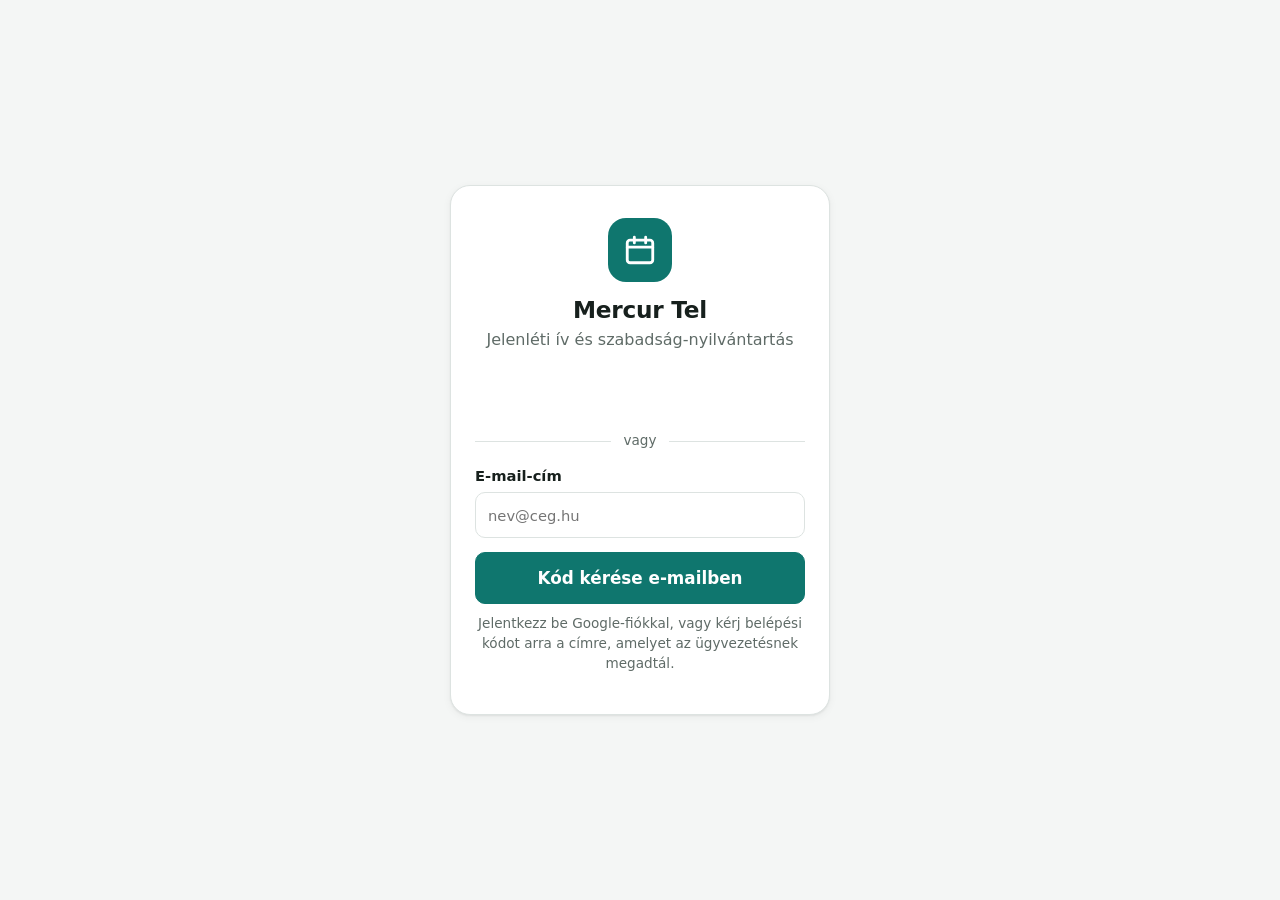
<file: index.html>
<!doctype html>
<html lang="hu">
<head>
  <meta charset="utf-8">
  <meta name="viewport" content="width=device-width, initial-scale=1, viewport-fit=cover">
  <title>Jelenlét</title>
  <meta name="description" content="Jelenléti ív és szabadság-nyilvántartás">
  <meta name="theme-color" content="#0f766e">
  <link rel="manifest" href="manifest.webmanifest">
  <link rel="icon" href="icon-192.png">
  <link rel="apple-touch-icon" href="apple-touch-icon.png">
  <meta name="apple-mobile-web-app-capable" content="yes">
  <meta name="mobile-web-app-capable" content="yes">
  <meta name="apple-mobile-web-app-title" content="Jelenlét">
  <meta name="apple-mobile-web-app-status-bar-style" content="default">
  <link rel="stylesheet" href="style.css">
  <script src="config.js"></script>
  <script src="https://accounts.google.com/gsi/client" async defer></script>
  <script src="app.js" defer></script>
</head>
<body>
  <div id="app"><div class="boot">Betöltés…</div></div>
  <noscript>Az alkalmazáshoz JavaScript szükséges.</noscript>
</body>
</html>
</file>
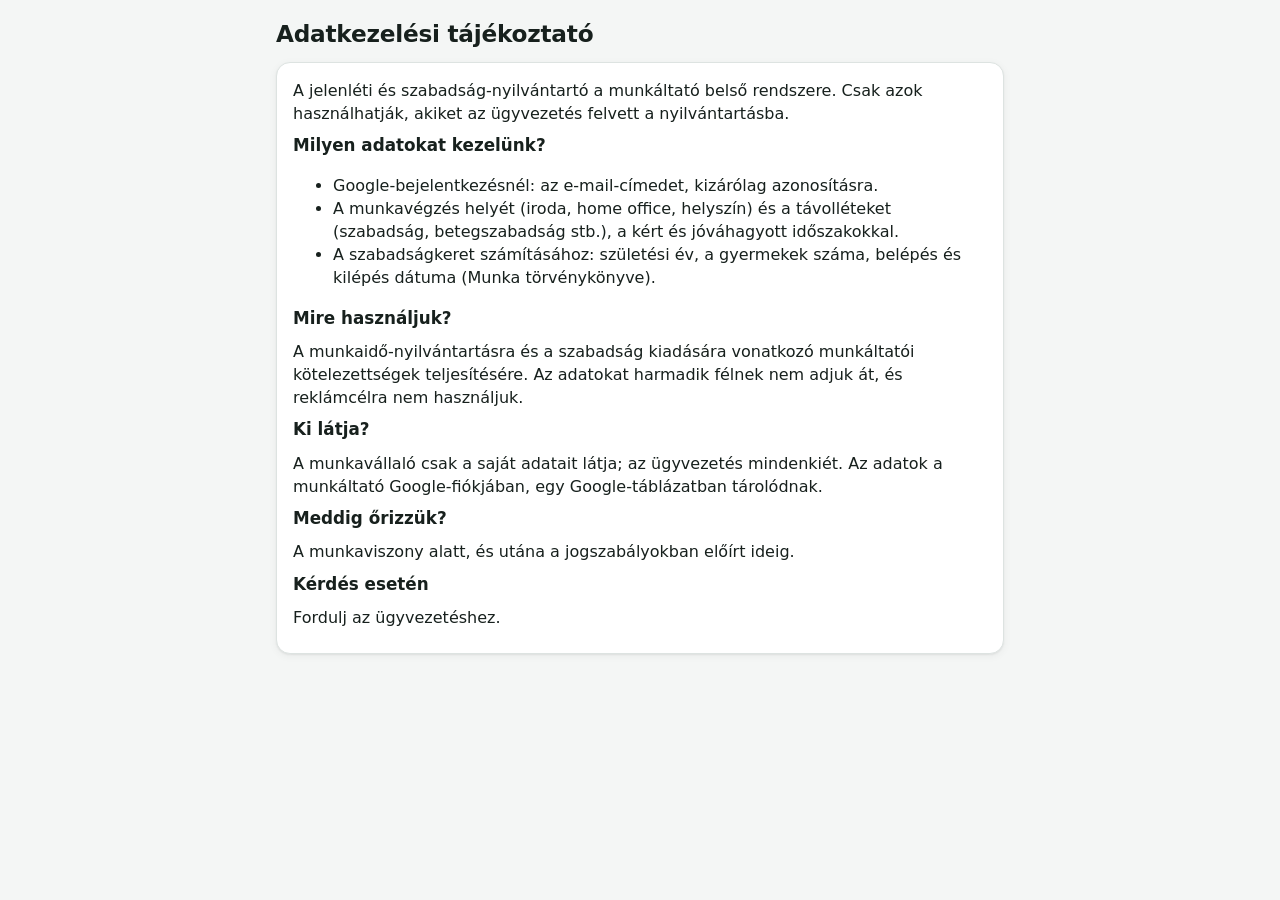
<file: adatvedelem.html>
<!doctype html>
<html lang="hu">
<head>
  <meta charset="utf-8">
  <meta name="viewport" content="width=device-width, initial-scale=1">
  <title>Adatkezelési tájékoztató</title>
  <link rel="stylesheet" href="style.css">
</head>
<body>
  <main class="view" style="padding-bottom:40px">
    <h1>Adatkezelési tájékoztató</h1>
    <section class="card">
      <p>A jelenléti és szabadság-nyilvántartó a munkáltató belső rendszere. Csak azok használhatják, akiket az ügyvezetés felvett a nyilvántartásba.</p>
      <h2>Milyen adatokat kezelünk?</h2>
      <ul>
        <li>Google-bejelentkezésnél: az e-mail-címedet, kizárólag azonosításra.</li>
        <li>A munkavégzés helyét (iroda, home office, helyszín) és a távolléteket (szabadság, betegszabadság stb.), a kért és jóváhagyott időszakokkal.</li>
        <li>A szabadságkeret számításához: születési év, a gyermekek száma, belépés és kilépés dátuma (Munka törvénykönyve).</li>
      </ul>
      <h2>Mire használjuk?</h2>
      <p>A munkaidő-nyilvántartásra és a szabadság kiadására vonatkozó munkáltatói kötelezettségek teljesítésére. Az adatokat harmadik félnek nem adjuk át, és reklámcélra nem használjuk.</p>
      <h2>Ki látja?</h2>
      <p>A munkavállaló csak a saját adatait látja; az ügyvezetés mindenkiét. Az adatok a munkáltató Google-fiókjában, egy Google-táblázatban tárolódnak.</p>
      <h2>Meddig őrizzük?</h2>
      <p>A munkaviszony alatt, és utána a jogszabályokban előírt ideig.</p>
      <h2>Kérdés esetén</h2>
      <p>Fordulj az ügyvezetéshez.</p>
    </section>
  </main>
</body>
</html>
</file>
<file: style.css>
:root {
  --bg: #f4f6f5;
  --surface: #ffffff;
  --surface-2: #f1f4f3;
  --text: #17201d;
  --muted: #5f6b67;
  --border: #dde3e1;
  --accent: #0f766e;
  --accent-2: #115e59;
  --accent-soft: #ccebe7;
  --on-accent: #ffffff;
  --ok: #15803d;
  --ok-soft: #dcfce7;
  --warn: #b45309;
  --warn-soft: #fef3c7;
  --bad: #b91c1c;
  --bad-soft: #fee2e2;
  --info: #1d4ed8;
  --info-soft: #dbeafe;
  --off: #eceeed;
  --shadow: 0 1px 2px rgba(16, 24, 22, .06), 0 2px 8px rgba(16, 24, 22, .05);
  --radius: 14px;
  --nav-h: 64px;
  color-scheme: light;
}

@media (prefers-color-scheme: dark) {
  :root:not([data-theme="light"]) {
    --bg: #0f1413;
    --surface: #171e1c;
    --surface-2: #1e2725;
    --text: #e7eeec;
    --muted: #9aa8a4;
    --border: #2b3633;
    --accent: #2dd4bf;
    --accent-2: #5eead4;
    --accent-soft: #123d39;
    --on-accent: #062925;
    --ok: #4ade80;
    --ok-soft: #12321f;
    --warn: #fbbf24;
    --warn-soft: #3a2c0c;
    --bad: #f87171;
    --bad-soft: #3b1616;
    --info: #93c5fd;
    --info-soft: #16264a;
    --off: #1b2321;
    --shadow: none;
    color-scheme: dark;
  }
}

:root[data-theme="dark"] {
  --bg: #0f1413;
  --surface: #171e1c;
  --surface-2: #1e2725;
  --text: #e7eeec;
  --muted: #9aa8a4;
  --border: #2b3633;
  --accent: #2dd4bf;
  --accent-2: #5eead4;
  --accent-soft: #123d39;
  --on-accent: #062925;
  --ok: #4ade80;
  --ok-soft: #12321f;
  --warn: #fbbf24;
  --warn-soft: #3a2c0c;
  --bad: #f87171;
  --bad-soft: #3b1616;
  --info: #93c5fd;
  --info-soft: #16264a;
  --off: #1b2321;
  --shadow: none;
  color-scheme: dark;
}

* { box-sizing: border-box; }

html { -webkit-text-size-adjust: 100%; }

body {
  margin: 0;
  background: var(--bg);
  color: var(--text);
  font: 16px/1.45 system-ui, -apple-system, "Segoe UI", Roboto, "Helvetica Neue", Arial, sans-serif;
  -webkit-tap-highlight-color: transparent;
}

body.no-scroll { overflow: hidden; }

h1 { font-size: 1.45rem; line-height: 1.2; margin: 4px 0 14px; letter-spacing: -.01em; }
h2 { font-size: 1.05rem; margin: 0 0 10px; }
h3 { font-size: .95rem; margin: 18px 0 8px; color: var(--muted); font-weight: 600; }
p { margin: 0 0 8px; }
a { color: var(--accent); }
svg { width: 20px; height: 20px; flex: none; }

.muted { color: var(--muted); }
.small { font-size: .85rem; }
[hidden] { display: none !important; }

.boot { display: grid; place-items: center; min-height: 100vh; color: var(--muted); }

/* ---------- Váz ---------- */

.top {
  position: sticky; top: 0; z-index: 20;
  display: flex; align-items: center; justify-content: space-between; gap: 12px;
  padding: calc(10px + env(safe-area-inset-top)) 16px 10px;
  background: var(--surface);
  border-bottom: 1px solid var(--border);
}
.brand { display: flex; align-items: center; gap: 10px; min-width: 0; }
.brand-name { font-weight: 700; white-space: nowrap; overflow: hidden; text-overflow: ellipsis; }
.brand-sub { font-size: .78rem; color: var(--muted); }
.logo {
  display: grid; place-items: center; width: 36px; height: 36px; border-radius: 10px;
  background: var(--accent); color: var(--on-accent);
}
.logo.big { width: 64px; height: 64px; border-radius: 18px; margin: 0 auto 14px; }
.logo.big svg { width: 34px; height: 34px; }

.avatar {
  width: 38px; height: 38px; border-radius: 50%; border: 0; cursor: pointer;
  background: var(--accent-soft); color: var(--accent-2); font-weight: 700; font-size: .9rem;
  display: inline-grid; place-items: center; flex: none;
}
.avatar.big { width: 56px; height: 56px; font-size: 1.1rem; }

.view {
  max-width: 760px; margin: 0 auto;
  padding: 16px 16px calc(var(--nav-h) + 28px + env(safe-area-inset-bottom));
}
.view[data-view="iv"] { max-width: 1480px; }
.view[data-view="keretek"] { max-width: 1000px; }
.view[data-view="iv"] .iv-wrap { width: fit-content; max-width: 100%; }

.nav {
  position: fixed; left: 0; right: 0; bottom: 0; z-index: 20;
  display: flex; justify-content: space-around;
  height: calc(var(--nav-h) + env(safe-area-inset-bottom));
  padding-bottom: env(safe-area-inset-bottom);
  background: var(--surface); border-top: 1px solid var(--border);
}
.nav a {
  position: relative; flex: 1; display: flex; flex-direction: column; align-items: center; justify-content: center; gap: 3px;
  color: var(--muted); text-decoration: none; font-size: .72rem; font-weight: 600; min-width: 0;
}
.nav a span { white-space: nowrap; overflow: hidden; text-overflow: ellipsis; max-width: 100%; }
.nav a.active { color: var(--accent); }
.nav a.active svg { stroke-width: 2.4; }
.badge {
  position: absolute; top: 6px; left: calc(50% + 6px);
  min-width: 18px; height: 18px; padding: 0 5px; border-radius: 9px;
  background: var(--bad); color: #fff; font-size: .7rem; line-height: 18px; text-align: center;
}

@media (min-width: 860px) {
  .nav {
    position: sticky; top: 59px; bottom: auto; height: auto; padding: 0 16px;
    justify-content: center; gap: 4px; border-top: 0; border-bottom: 1px solid var(--border);
  }
  .nav a { flex: none; flex-direction: row; gap: 8px; padding: 12px 16px; font-size: .9rem; border-bottom: 2px solid transparent; }
  .nav a.active { border-bottom-color: var(--accent); }
  .badge { position: static; }
  .view { padding-bottom: 40px; }
}

.busy {
  position: fixed; top: 0; left: 0; right: 0; height: 3px; z-index: 60; overflow: hidden;
  background: var(--accent-soft);
}
.busy::after {
  content: ""; position: absolute; inset: 0; width: 40%;
  background: var(--accent); animation: busy 1s ease-in-out infinite;
}
@keyframes busy { from { transform: translateX(-100%); } to { transform: translateX(260%); } }

/* ---------- Kártyák, gombok ---------- */

.card {
  background: var(--surface); border: 1px solid var(--border); border-radius: var(--radius);
  box-shadow: var(--shadow); padding: 16px; margin-bottom: 14px;
}
.card-head { display: flex; align-items: center; justify-content: space-between; gap: 10px; margin-bottom: 6px; }
.card-head h2 { margin: 0; }
.card.mini { display: flex; align-items: center; gap: 12px; padding: 12px 16px; }
.skeleton { color: var(--muted); min-height: 120px; display: grid; place-items: center; }
.empty-state { text-align: center; color: var(--muted); padding: 32px 16px; }
.empty-state svg { width: 36px; height: 36px; color: var(--ok); }

.btn {
  display: inline-flex; align-items: center; justify-content: center; gap: 8px;
  min-height: 44px; padding: 0 18px; border-radius: 10px; border: 1px solid var(--border);
  background: var(--surface); color: var(--text); font: inherit; font-weight: 600; cursor: pointer; text-decoration: none;
}
.btn svg { width: 18px; height: 18px; }
.btn.primary { background: var(--accent); border-color: var(--accent); color: var(--on-accent); }
.btn.danger { background: var(--bad); border-color: var(--bad); color: #fff; }
.btn.ghost { background: transparent; }
.btn.ghost.danger { color: var(--bad); border-color: var(--bad-soft); background: transparent; }
.btn.warn { background: var(--warn-soft); border-color: var(--warn-soft); color: var(--warn); }
.btn.small { min-height: 36px; padding: 0 12px; font-size: .88rem; }
.btn.big { width: 100%; min-height: 52px; font-size: 1.05rem; }
.btn:disabled { opacity: .55; cursor: default; }
.icon-btn {
  display: inline-grid; place-items: center; width: 44px; height: 44px; border-radius: 50%;
  border: 1px solid var(--border); background: var(--surface); color: var(--text); cursor: pointer;
}
.link { background: none; border: 0; padding: 6px 0 0; color: var(--accent); font: inherit; font-size: .9rem; cursor: pointer; text-decoration: underline; }

.actions { display: flex; gap: 10px; justify-content: flex-end; flex-wrap: wrap; margin-top: 14px; }
.actions .btn { flex: 1 1 140px; }

.chips { display: flex; gap: 8px; flex-wrap: wrap; margin-bottom: 12px; }
.chip {
  min-height: 38px; padding: 0 14px; border-radius: 19px; border: 1px solid var(--border);
  background: var(--surface); color: var(--text); font: inherit; font-size: .92rem; font-weight: 600; cursor: pointer;
  display: inline-flex; align-items: center;
}
.chip.on { background: var(--accent-soft); border-color: var(--accent); color: var(--accent-2); }
.date-chip { padding: 0 6px 0 10px; }
.date-chip input { border: 0; background: transparent; color: inherit; font: inherit; font-size: .9rem; min-height: 34px; }

.banner {
  display: flex; align-items: center; gap: 10px; padding: 12px 14px; margin-bottom: 14px; border-radius: var(--radius);
  background: var(--warn-soft); color: var(--warn); text-decoration: none;
}
.banner span { flex: 1; }

.info-box, .warn-box, .error-box {
  display: flex; align-items: center; gap: 8px; padding: 10px 12px; border-radius: 10px; margin: 8px 0;
}
.info-box { background: var(--info-soft); color: var(--info); }
.warn-box { background: var(--warn-soft); color: var(--warn); }
.error-box { background: var(--bad-soft); color: var(--bad); }

.hello { margin-top: 0; }
.day-label { font-weight: 600; margin-bottom: 10px; }

/* ---------- Típusjelvények, állapotok ---------- */

.tbadge {
  display: inline-grid; place-items: center; min-width: 30px; height: 26px; padding: 0 6px; border-radius: 7px;
  background: var(--c); color: #fff; font-style: normal; font-weight: 700; font-size: .78rem; letter-spacing: .02em; flex: none;
}
.tbadge.alap { background: color-mix(in srgb, var(--c) 18%, transparent); color: var(--c); }
.tbadge.pending {
  background: repeating-linear-gradient(135deg, color-mix(in srgb, var(--c) 30%, transparent) 0 4px, transparent 4px 8px);
  color: var(--c); outline: 1.5px dashed var(--c); outline-offset: -1.5px;
}

.pill { display: inline-block; padding: 2px 9px; border-radius: 10px; font-size: .76rem; font-weight: 700; white-space: nowrap; }
.pill.ok { background: var(--ok-soft); color: var(--ok); }
.pill.warn { background: var(--warn-soft); color: var(--warn); }
.pill.bad { background: var(--bad-soft); color: var(--bad); }
.pill.info { background: var(--info-soft); color: var(--info); }
.pill.muted { background: var(--surface-2); color: var(--muted); }

.status-line { display: flex; align-items: center; gap: 10px; margin-bottom: 8px; flex-wrap: wrap; }

/* ---------- Helyválasztó gombok ---------- */

.place-btns { display: grid; grid-template-columns: repeat(3, 1fr); gap: 10px; margin-bottom: 10px; }
.place-btn {
  display: flex; flex-direction: column; align-items: center; justify-content: center; gap: 4px; min-height: 92px; padding: 10px 6px;
  border-radius: 12px; border: 1.5px solid var(--border); background: var(--surface); color: var(--text); font: inherit; cursor: pointer;
}
.place-btn b {
  display: grid; place-items: center; width: 38px; height: 38px; border-radius: 10px;
  background: color-mix(in srgb, var(--c) 16%, transparent); color: var(--c); font-size: .9rem;
}
.place-btn span { font-size: .85rem; font-weight: 600; text-align: center; line-height: 1.2; }
.place-btn small { font-size: .7rem; color: var(--muted); }
.place-btn.on { border-color: var(--c); background: color-mix(in srgb, var(--c) 9%, var(--surface)); }
.place-btn.on b { background: var(--c); color: #fff; }

/* ---------- Szabadság egyenleg ---------- */

.bal-top { display: flex; justify-content: space-between; gap: 12px; align-items: flex-start; }
.bal-big { text-align: right; line-height: 1; color: var(--accent); }
.bal-big span { font-size: 2.6rem; font-weight: 800; letter-spacing: -.03em; }
.bal-big small { display: block; font-size: .8rem; color: var(--muted); margin-top: 4px; }
.bal-big.neg { color: var(--bad); }
.bar { display: flex; height: 12px; border-radius: 6px; background: var(--surface-2); overflow: hidden; margin: 14px 0 10px; gap: 2px; }
.bar i { display: block; height: 100%; }
.bar .used, .bar-legend .used { background: #f59e0b; }
.bar .planned, .bar-legend .planned { background: #fcd34d; }
.bar .pend, .bar-legend .pend { background: repeating-linear-gradient(135deg, #f59e0b 0 3px, transparent 3px 6px); }
.bar-legend { list-style: none; padding: 0; margin: 0; display: flex; flex-wrap: wrap; gap: 6px 16px; font-size: .85rem; color: var(--muted); }
.bar-legend i { display: inline-block; width: 10px; height: 10px; border-radius: 3px; margin-right: 6px; vertical-align: -1px; }

.kv { width: 100%; border-collapse: collapse; margin: 6px 0 12px; font-size: .92rem; }
.kv td { padding: 7px 0; border-bottom: 1px solid var(--border); }
.kv td:last-child { text-align: right; white-space: nowrap; padding-left: 12px; }
.kv .total td { font-weight: 700; border-bottom: 0; }

/* ---------- Bejegyzések ---------- */

.entries { list-style: none; padding: 0; margin: 0; }
.entry { display: flex; gap: 12px; padding: 12px 0; border-bottom: 1px solid var(--border); }
.entry:last-child { border-bottom: 0; }
.entry-main { flex: 1; min-width: 0; }
.entry-top { display: flex; align-items: center; gap: 8px; flex-wrap: wrap; margin-bottom: 2px; }
.entry-actions { margin-top: 8px; }
.note { font-size: .9rem; background: var(--surface-2); border-radius: 8px; padding: 6px 10px; margin: 6px 0; white-space: pre-wrap; }
.pending-card .entry-top { gap: 12px; margin-bottom: 8px; }
.big-range { font-size: 1.05rem; }

/* ---------- Űrlap ---------- */

.form label { display: block; font-weight: 600; font-size: .92rem; margin-bottom: 14px; }
.form input, .form select, .form textarea {
  display: block; width: 100%; margin-top: 6px; min-height: 46px; padding: 10px 12px;
  border: 1px solid var(--border); border-radius: 10px; background: var(--surface); color: var(--text); font: inherit; font-weight: 400;
}
.form textarea { resize: vertical; }
.form fieldset { border: 0; padding: 0; margin: 0 0 14px; }
.form legend { font-weight: 600; font-size: .92rem; margin-bottom: 8px; }
.row2 { display: grid; grid-template-columns: minmax(0, 1fr) minmax(0, 1fr); gap: 12px; }
.row2 label { min-width: 0; }
.form input[type="date"] { min-width: 0; -webkit-appearance: none; appearance: none; }
.type-grid { display: grid; grid-template-columns: repeat(auto-fill, minmax(min(140px, 100%), 1fr)); gap: 8px; }
.type-opt { position: relative; margin: 0 !important; min-width: 0; }
.type-opt input { position: absolute; top: 0; left: 0; width: 1px; height: 1px; min-height: 0; margin: 0; padding: 0; opacity: 0; pointer-events: none; }
.type-opt span {
  display: flex; align-items: center; gap: 8px; min-height: 48px; padding: 8px 10px; border-radius: 10px;
  border: 1.5px solid var(--border); font-weight: 500; font-size: .88rem; line-height: 1.2; cursor: pointer;
  height: 100%; overflow-wrap: anywhere; hyphens: auto;
}
.type-opt input:checked + span { border-color: var(--accent); background: var(--accent-soft); font-weight: 600; }
.type-opt input:focus-visible + span { outline: 2px solid var(--accent); outline-offset: 2px; }
.calc { background: var(--surface-2); border-radius: 10px; padding: 12px; margin-bottom: 14px; min-height: 48px; }
.calc p:last-child { margin-bottom: 0; }

/* ---------- Havi naptár ---------- */

.month-head { display: flex; align-items: center; justify-content: space-between; gap: 10px; margin-bottom: 12px; }
.month-head h1 { margin: 0; font-size: 1.25rem; text-align: center; }
.cal-card { padding: 10px; }
.cal-grid { display: grid; grid-template-columns: repeat(7, 1fr); gap: 4px; }
.cdow { text-align: center; font-size: .75rem; font-weight: 700; color: var(--muted); padding: 4px 0; }
.cday {
  position: relative; display: flex; flex-direction: column; align-items: center; gap: 4px; min-height: 64px; padding: 6px 2px;
  border-radius: 10px; border: 1px solid transparent; background: var(--surface-2); color: var(--text); font: inherit; cursor: pointer; min-width: 0;
}
.cday.empty { background: transparent; cursor: default; }
.cday.off { background: var(--off); color: var(--muted); }
.cday.today { border-color: var(--accent); box-shadow: inset 0 0 0 1px var(--accent); }
.dnum { font-size: .85rem; font-weight: 600; }
.cday .tbadge { min-width: 26px; height: 22px; font-size: .7rem; padding: 0 4px; }
.hol { font-size: .58rem; line-height: 1.1; text-align: center; color: var(--muted); overflow: hidden; max-height: 2.2em; }
.sumchips { display: flex; flex-wrap: wrap; gap: 10px 16px; }
.sumchips span, .legend span { display: inline-flex; align-items: center; gap: 6px; }
.legend { display: flex; flex-wrap: wrap; gap: 8px 14px; font-size: .8rem; color: var(--muted); margin: 6px 2px 14px; }
.legend .tbadge { min-width: 26px; height: 20px; font-size: .68rem; }

/* ---------- Jelenléti ív ---------- */

.toolbar { display: flex; gap: 8px; flex-wrap: wrap; margin-bottom: 12px; }
.iv-wrap { padding: 0; overflow: auto; max-height: calc(100vh - 260px); }
.iv { border-collapse: separate; border-spacing: 0; font-size: .78rem; }
.iv th, .iv td { padding: 0; text-align: center; border-bottom: 1px solid var(--border); border-right: 1px solid var(--border); }
.iv thead th { position: sticky; top: 0; z-index: 2; background: var(--surface); padding: 4px 0; min-width: 32px; font-weight: 700; }
.iv thead th small { display: block; font-size: .62rem; color: var(--muted); font-weight: 600; }
.iv thead th.off { background: var(--off); }
.iv thead th.today { color: var(--accent); }
.iv .name {
  position: sticky; left: 0; z-index: 1; background: var(--surface); text-align: left; padding: 6px 10px;
  min-width: 128px; max-width: 160px; white-space: nowrap; overflow: hidden; text-overflow: ellipsis; font-weight: 600; cursor: pointer;
}
.iv thead .name { z-index: 3; cursor: default; }
.iv td { height: 34px; min-width: 32px; }
.iv td.off { background: var(--off); }
.iv td.c { background: var(--c); color: #fff; font-weight: 700; cursor: pointer; }
.iv td.c.alap { background: color-mix(in srgb, var(--c) 14%, var(--surface)); color: var(--c); font-weight: 600; }
.iv td.c.pending {
  background: repeating-linear-gradient(135deg, color-mix(in srgb, var(--c) 28%, var(--surface)) 0 4px, var(--surface) 4px 8px);
  color: var(--c);
}
.iv td.today { box-shadow: inset 0 0 0 2px var(--accent); }
.iv .sum { background: var(--surface-2); font-weight: 700; min-width: 40px; padding: 0 4px; }
.iv thead .sum { background: var(--surface-2); }
.print-title { display: none; }

.table-wrap { padding: 0; overflow-x: auto; }
.grid-table { width: 100%; border-collapse: collapse; font-size: .9rem; }
.grid-table th, .grid-table td { padding: 10px 12px; border-bottom: 1px solid var(--border); text-align: right; white-space: nowrap; }
.grid-table th:first-child { text-align: left; }
.grid-table thead th { font-size: .78rem; color: var(--muted); background: var(--surface-2); }
.grid-table tbody tr { cursor: pointer; }
.grid-table tbody tr:hover { background: var(--surface-2); }
.grid-table .strong { font-weight: 800; color: var(--accent); }
.grid-table .neg { font-weight: 800; color: var(--bad); }

.menu { padding: 4px 0; }
.menu a { display: flex; align-items: center; gap: 12px; padding: 14px 16px; color: var(--text); text-decoration: none; border-bottom: 1px solid var(--border); }
.menu a:last-child { border-bottom: 0; }
.menu a span { flex: 1; font-weight: 600; }

/* ---------- Alsó panel, értesítés ---------- */

.sheet-wrap { position: fixed; inset: 0; z-index: 50; display: flex; align-items: flex-end; justify-content: center; }
.sheet-backdrop { position: absolute; inset: 0; background: rgba(0, 0, 0, .4); animation: fade-in .2s ease-out; }
.sheet {
  position: relative; width: 100%; max-width: 560px; max-height: 88vh; overflow: auto;
  background: var(--surface); border-radius: 18px 18px 0 0; padding: 20px 16px calc(20px + env(safe-area-inset-bottom));
  animation: sheet-in .2s ease-out;
}
@keyframes fade-in { from { opacity: 0; } }
@keyframes sheet-in { from { opacity: 0; transform: translateY(30px); } }
@media (prefers-reduced-motion: reduce) { .sheet, .sheet-backdrop { animation: none; } }
.sheet h2 { padding-right: 48px; }
.sheet-x { position: absolute; top: 12px; right: 12px; width: 38px; height: 38px; }
@media (min-width: 640px) {
  .sheet-wrap { align-items: center; }
  .sheet { border-radius: 18px; }
}
.profile { display: flex; gap: 14px; align-items: center; margin-bottom: 14px; }
.profile h2 { margin: 0 0 4px; padding: 0; }

.toast {
  position: fixed; left: 50%; bottom: calc(var(--nav-h) + 16px + env(safe-area-inset-bottom)); z-index: 70;
  transform: translate(-50%, 20px); opacity: 0; pointer-events: none; transition: .2s;
  max-width: calc(100% - 32px); width: max-content; padding: 12px 16px; border-radius: 12px;
  background: #1f2a27; color: #fff; font-weight: 600; font-size: .92rem; box-shadow: 0 6px 24px rgba(0, 0, 0, .25);
}
.toast.show { opacity: 1; transform: translate(-50%, 0); }
.toast.error { background: var(--bad); }

/* ---------- Bejelentkezés ---------- */

.login { min-height: 100vh; display: grid; place-items: center; padding: 24px 16px; }
.login-card { width: 100%; max-width: 380px; text-align: center; background: var(--surface); border: 1px solid var(--border); border-radius: 20px; padding: 32px 24px; box-shadow: var(--shadow); }
.login-card h1 { margin-bottom: 4px; }
.gbtn { display: flex; flex-direction: column; align-items: center; gap: 10px; margin: 22px 0 14px; min-height: 44px; }
.or { display: flex; align-items: center; gap: 12px; color: var(--muted); font-size: .85rem; margin: 6px 0 14px; }
.or::before, .or::after { content: ""; flex: 1; height: 1px; background: var(--border); }
.code-form { text-align: left; margin-bottom: 10px; }
.code-form .link { display: block; margin: 8px auto 0; }
.code-form #code-msg:empty { display: none; }
.code-form #code-msg { margin-top: 10px; }

/* ---------- Nyomtatás ---------- */

@media print {
  @page { size: A4 landscape; margin: 10mm; }
  body { background: #fff; }
  .top, .nav, .toolbar, .month-head .icon-btn, .toast, .busy, .view > p.muted { display: none !important; }
  .view { max-width: none; padding: 0; }
  .print-title { display: block; font-weight: 700; font-size: 14pt; margin-bottom: 8px; }
  .month-head { display: none; }
  .iv-wrap { max-height: none; overflow: visible; border: 0; box-shadow: none; }
  .iv { font-size: 7.5pt; width: 100%; }
  .iv td, .iv thead th { min-width: 0; height: 20px; }
  .iv .name, .iv thead th { position: static; }
  * { -webkit-print-color-adjust: exact; print-color-adjust: exact; }
}
</file>
